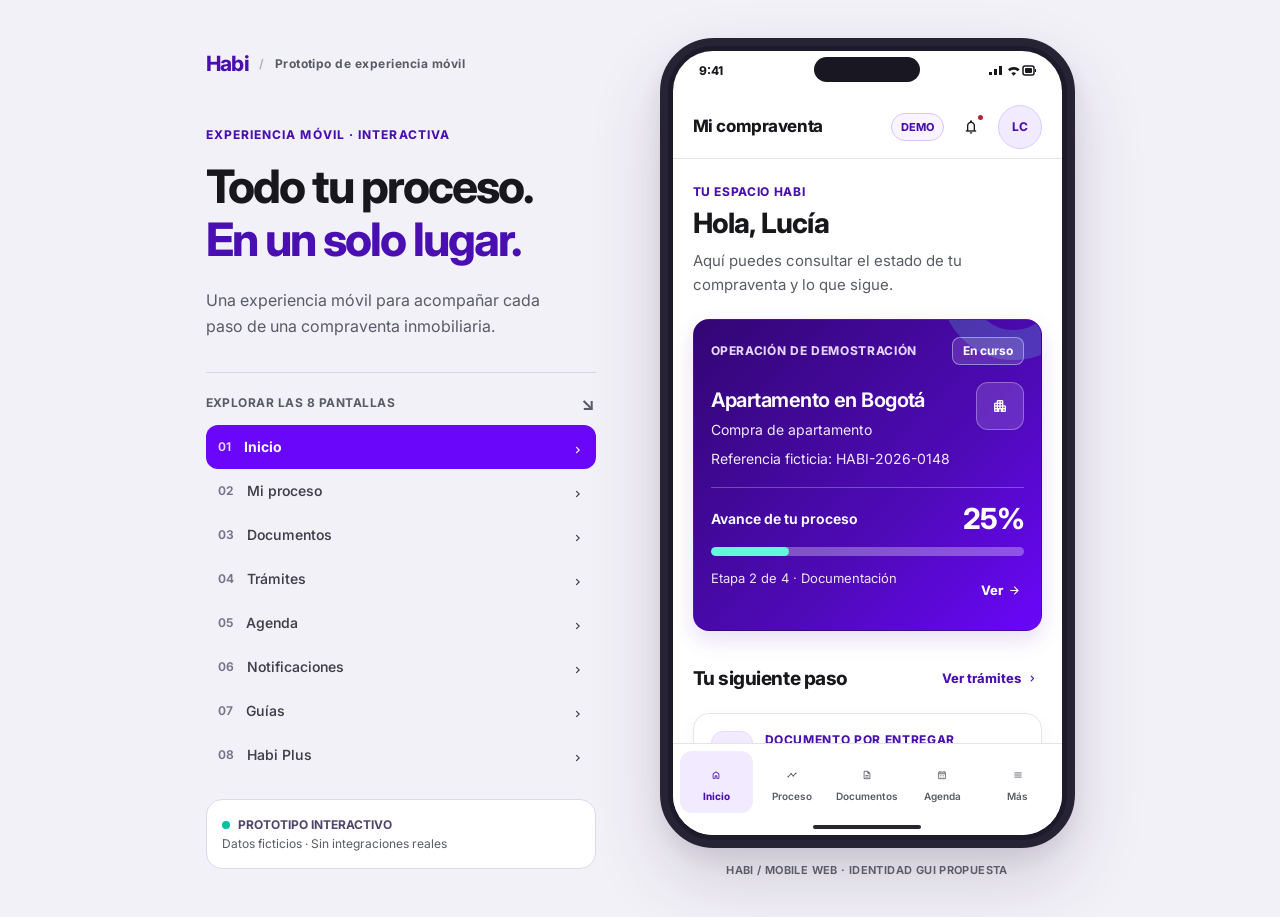
<file: index.html>
<!doctype html>
<html lang="es">
<head>
  <meta charset="UTF-8" />
  <meta name="viewport" content="width=device-width, initial-scale=1, viewport-fit=cover" />
  <meta name="theme-color" content="#6A06FA" />
  <meta name="description" content="Habi: prototipo interactivo de seguimiento de compraventa, documentos, trámites y agenda con información ficticia." />
  <title>Habi · Mi compraventa</title>
  <!-- Tipografía Inter propuesta, e iconos Material Symbols Rounded; ambos con respaldo local/sistema. -->
  <link rel="preconnect" href="https://fonts.googleapis.com" />
  <link rel="preconnect" href="https://fonts.gstatic.com" crossorigin />
  <link href="https://fonts.googleapis.com/css2?family=Inter:wght@400;500;600;700;800&family=Material+Symbols+Rounded:opsz,wght,FILL,GRAD@20..48,100..700,0..1,-50..200&display=swap" rel="stylesheet" />
  <link rel="stylesheet" href="css/styles.css" />
  <script defer src="js/icons.js"></script>
  <script defer src="js/data.js"></script>
  <script defer src="js/screens.js"></script>
  <script defer src="js/app.js"></script>
</head>
<body>
  <div class="workspace">
    <aside class="desktop-rail" aria-label="Navegador del prototipo">
      <div class="rail-overline"><span class="rail-brand-name">Habi</span><span class="rail-brand-divider">/</span> Prototipo de experiencia móvil</div>
      <p class="rail-kicker">EXPERIENCIA MÓVIL · INTERACTIVA</p>
      <h1>Todo tu proceso.<br><span>En un solo lugar.</span></h1>
      <p class="rail-description">Una experiencia móvil para acompañar cada paso de una compraventa inmobiliaria.</p>
      <div class="rail-navigation">
        <div class="rail-navigation-heading">EXPLORAR LAS 8 PANTALLAS <span>↘</span></div>
        <div id="desktopRoutes"></div>
      </div>
      <div class="rail-footnote"><span class="footnote-circle"></span> PROTOTIPO INTERACTIVO<br><small>Datos ficticios · Sin integraciones reales</small></div>
    </aside>

    <div class="device-stand">
      <div class="device" aria-label="Vista de la aplicación Habi para móvil">
        <div class="phone">
          <div class="statusbar" aria-hidden="true">
            <span>9:41</span>
            <div class="dynamic-island"></div>
            <div class="status-icons"><svg width="48" height="16" viewBox="0 0 48 16" fill="currentColor"><path d="M1 12h3V9H1v3zm5 0h3V6H6v6zm5 0h3V3h-3v9zM20 6.2c3.2-2.8 8.4-2.8 11.6 0l-1.8 2a7.1 7.1 0 0 0-8 0l-1.8-2zm3.3 4c1.4-1.2 3.3-1.2 4.7 0l-2.3 2.5-2.4-2.5z"/><rect x="35" y="3" width="11" height="9" rx="2" fill="none" stroke="currentColor" stroke-width="1.5"/><rect x="37" y="5" width="7" height="5" rx="1"/><path d="M47 6h1v3h-1z"/></svg></div>
          </div>
          <header class="appbar">
            <button class="logo" type="button" data-route="inicio" aria-label="Ir a inicio">Mi compraventa</button>
            <div class="appbar-right">
              <span class="demo-pill">DEMO</span>
              <button type="button" class="circle-action notification-trigger" data-route="notificaciones" aria-label="Abrir notificaciones" id="notificationButton"></button>
              <button type="button" class="avatar" data-action="profile" aria-label="Abrir perfil de Lucía">LC</button>
            </div>
          </header>
          <main id="appContent" class="app-content" tabindex="-1" aria-label="Contenido de la pantalla"></main>
          <nav id="bottomNav" class="bottom-nav" aria-label="Navegación principal"></nav>
          <div class="gesture-area" aria-hidden="true"><span></span></div>
          <div id="toast" class="toast" role="status" aria-live="polite"></div>
          <div id="scrim" class="scrim" hidden></div>
          <section id="sheet" class="sheet" role="dialog" aria-modal="true" aria-labelledby="sheetTitle" hidden></section>
        </div>
      </div>
      <p class="device-caption">HABI / MOBILE WEB · IDENTIDAD GUI PROPUESTA</p>
    </div>
  </div>
</body>
</html>
</file>
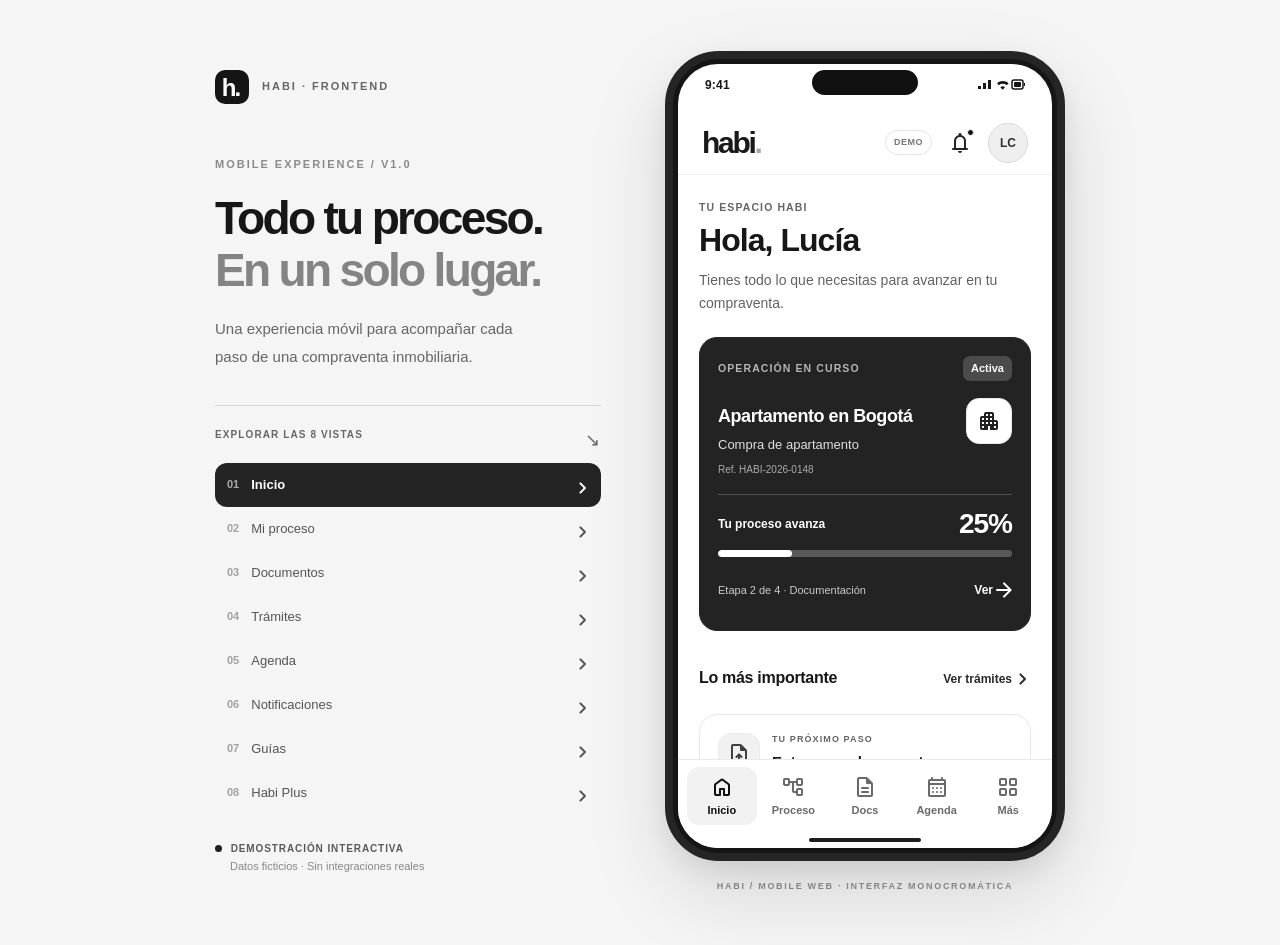
<file: front/index.html>
<!doctype html>
<html lang="es">
<head>
  <meta charset="UTF-8" />
  <meta name="viewport" content="width=device-width, initial-scale=1, viewport-fit=cover" />
  <meta name="theme-color" content="#ffffff" />
  <meta name="description" content="Habi: seguimiento de compraventa, documentos, trámites y agenda." />
  <title>Habi · Mi compraventa</title>
  <!-- Iconos oficiales Google Material Symbols Rounded. Fallback SVG local si no hay conexión. -->
  <link rel="preconnect" href="https://fonts.googleapis.com" />
  <link rel="preconnect" href="https://fonts.gstatic.com" crossorigin />
  <link href="https://fonts.googleapis.com/css2?family=Material+Symbols+Rounded:opsz,wght,FILL,GRAD@20..48,100..700,0..1,-50..200&display=swap" rel="stylesheet" />
  <link rel="stylesheet" href="css/styles.css" />
  <script defer src="js/icons.js"></script>
  <script defer src="js/data.js"></script>
  <script defer src="js/screens.js"></script>
  <script defer src="js/app.js"></script>
</head>
<body>
  <div class="workspace">
    <aside class="desktop-rail" aria-label="Navegador del prototipo">
      <div class="rail-overline"><span class="brand-mark">h.</span> HABI · FRONTEND</div>
      <p class="rail-kicker">MOBILE EXPERIENCE / V1.0</p>
      <h1>Todo tu proceso.<br><span>En un solo lugar.</span></h1>
      <p class="rail-description">Una experiencia móvil para acompañar cada paso de una compraventa inmobiliaria.</p>
      <div class="rail-navigation">
        <div class="rail-navigation-heading">EXPLORAR LAS 8 VISTAS <span>↘</span></div>
        <div id="desktopRoutes"></div>
      </div>
      <div class="rail-footnote"><span class="footnote-circle"></span> DEMOSTRACIÓN INTERACTIVA<br><small>Datos ficticios · Sin integraciones reales</small></div>
    </aside>

    <div class="device-stand">
      <div class="device" aria-label="Vista de la aplicación Habi para móvil">
        <div class="phone">
          <div class="statusbar" aria-hidden="true">
            <span>9:41</span>
            <div class="dynamic-island"></div>
            <div class="status-icons"><svg width="48" height="16" viewBox="0 0 48 16" fill="currentColor"><path d="M1 12h3V9H1v3zm5 0h3V6H6v6zm5 0h3V3h-3v9zM20 6.2c3.2-2.8 8.4-2.8 11.6 0l-1.8 2a7.1 7.1 0 0 0-8 0l-1.8-2zm3.3 4c1.4-1.2 3.3-1.2 4.7 0l-2.3 2.5-2.4-2.5z"/><rect x="35" y="3" width="11" height="9" rx="2" fill="none" stroke="currentColor" stroke-width="1.5"/><rect x="37" y="5" width="7" height="5" rx="1"/><path d="M47 6h1v3h-1z"/></svg></div>
          </div>
          <header class="appbar">
            <button class="logo" type="button" data-route="inicio" aria-label="Ir a inicio">habi<span>.</span></button>
            <div class="appbar-right">
              <span class="demo-pill">DEMO</span>
              <button type="button" class="circle-action notification-trigger" data-route="notificaciones" aria-label="Abrir notificaciones" id="notificationButton"></button>
              <button type="button" class="avatar" data-action="profile" aria-label="Abrir perfil de Lucía">LC</button>
            </div>
          </header>
          <main id="appContent" class="app-content" tabindex="-1" aria-label="Contenido de la pantalla"></main>
          <nav id="bottomNav" class="bottom-nav" aria-label="Navegación principal"></nav>
          <div class="gesture-area" aria-hidden="true"><span></span></div>
          <div id="toast" class="toast" role="status" aria-live="polite"></div>
          <div id="scrim" class="scrim" hidden></div>
          <section id="sheet" class="sheet" role="dialog" aria-modal="true" aria-label="Información" hidden></section>
        </div>
      </div>
      <p class="device-caption">HABI / MOBILE WEB · INTERFAZ MONOCROMÁTICA</p>
    </div>
  </div>
</body>
</html>
</file>
<file: css/styles.css>
/*
 * HABI · SISTEMA DE DISEÑO GUI / PROTOTIPO INTERACTIVO
 * Referencias de color por validar con Habi: primary, accent, accent-strong.
 * Tipografía Inter propuesta por el equipo; no se presenta como fuente oficial.
 * Escala: 4px. Los datos y acciones de la interfaz son demostrativos.
 */
:root {
  --color-primary: #6A06FA;
  --color-primary-hover: #5405c9;
  --color-primary-soft: #F2EAFE;
  --color-primary-text: #4A0FB0;
  --color-accent: #66F7DB;
  --color-accent-strong: #00C29C;
  --color-text: #17171C;
  --color-text-muted: #595B66;
  --color-background: #FFFFFF;
  --color-surface: #F7F7F9;
  --color-border: #E4E4E8;
  --color-danger: #B42332;
  --color-danger-soft: #FFF0F1;
  --color-success: #236B4E;
  --color-success-soft: #E7F6EF;
  --color-warning: #815317;
  --color-warning-soft: #FFF5DE;
  --color-hero: #4F0AB9;
  --color-hero-deep: #320673;
  --radius-card: 16px;
  --radius-control: 12px;
  --radius-sheet: 24px;
  --space-unit: 4px;
  --tap: 44px;
  --font-ui: Inter, -apple-system, BlinkMacSystemFont, "Segoe UI", Roboto, Arial, sans-serif;
  --shadow-soft: 0 6px 20px rgb(35 13 67 / 4%);
  color: var(--color-text);
  font-family: var(--font-ui);
  font-synthesis: none;
  -webkit-font-smoothing: antialiased;
  text-rendering: optimizeLegibility;
}
*, *::before, *::after { box-sizing: border-box; }
html, body { min-height: 100%; width: 100%; max-width: 100%; margin: 0; }
body { overflow-x: clip; background: #F3F1F8; color: var(--color-text); font: 400 16px/1.5 var(--font-ui); }
button, input, select { font: inherit; min-width: 0; }
button { cursor: pointer; touch-action: manipulation; -webkit-tap-highlight-color: transparent; }
button:disabled { opacity: .55; cursor: not-allowed; }
a, button, input, select { touch-action: manipulation; }
:where(button, a, input, select, [tabindex]):focus-visible { outline: 3px solid var(--color-primary); outline-offset: 3px; }
[hidden] { display: none !important; }
img, svg { max-width: 100%; }
/* El contenedor recibe foco al cambiar de pantalla para lectores de pantalla. */
#appContent:focus { outline: none; }
.icon { display: inline-flex; width: 24px; height: 24px; flex: 0 0 auto; align-items: center; justify-content: center; }
.google-icon { display: none; font-size: inherit; font-weight: 400; font-variation-settings: 'FILL' 0, 'wght' 400, 'GRAD' 0, 'opsz' 24; line-height: 1; letter-spacing: 0; }
.fallback-icon { display: block; width: 100%; height: 100%; }
.google-icons-ready .google-icon { display: block; }
.google-icons-ready .fallback-icon { display: none; }

/* Presentación de producto en pantallas amplias */
.workspace { min-height: 100vh; min-height: 100dvh; display: grid; grid-template-columns: minmax(0, 390px) minmax(0, 415px); justify-content: center; align-items: center; gap: clamp(32px, 5vw, 96px); padding: clamp(20px, 3vw, 56px); }
.desktop-rail { width: 100%; max-width: 390px; min-width: 0; }
.rail-overline { display: flex; align-items: center; gap: 10px; color: var(--color-text-muted); font-size: 12px; font-weight: 700; letter-spacing: .04em; }
.rail-brand-name { font-weight: 750; font-size: 21px; color: var(--color-primary-text); letter-spacing: -.6px; }
.rail-brand-divider { color: #b7b0c5; }
.rail-kicker { margin: 46px 0 16px; color: var(--color-primary-text); font-size: 12px; letter-spacing: .09em; font-weight: 750; }
.desktop-rail h1 { font-size: clamp(32px, 3.6vw, 49px); font-weight: 750; letter-spacing: -2px; line-height: 1.16; margin: 0; }
.desktop-rail h1 span { color: var(--color-primary-text); }
.rail-description { font-size: 16px; line-height: 1.65; max-width: 350px; margin: 20px 0 32px; color: var(--color-text-muted); }
.rail-navigation { border-top: 1px solid #DAD5E5; padding-top: 17px; }
.rail-navigation-heading { display: flex; justify-content: space-between; align-items: center; color: var(--color-text-muted); font-size: 12px; font-weight: 700; letter-spacing: .04em; margin-bottom: 8px; }
.rail-navigation-heading span { font-size: 18px; }
.rail-link { width: 100%; min-height: var(--tap); padding: 10px 12px; border: 0; background: transparent; border-radius: var(--radius-control); color: #423F4C; display: flex; align-items: center; gap: 13px; text-align: left; font-size: 14px; font-weight: 550; }
.rail-link b { color: #78718A; font-size: 12px; font-weight: 650; }
.rail-link .rail-chevron { width: 18px; height: 18px; margin-left: auto; }
.rail-link.active { background: var(--color-primary); color: white; font-weight: 700; }
.rail-link.active b { color: #E9D7FF; }
.rail-footnote { margin-top: 22px; padding: 15px; border: 1px solid #DFD8EC; border-radius: var(--radius-card); color: #50466B; background: white; font-size: 12px; font-weight: 700; line-height: 1.6; }
.rail-footnote small { color: var(--color-text-muted); font-weight: 400; font-size: 12px; }
.footnote-circle { display: inline-block; width: 8px; height: 8px; border-radius: 50%; background: var(--color-accent-strong); margin-right: 5px; }
.device-stand { display: flex; flex-direction: column; align-items: center; justify-self: center; max-width: 415px; width: 100%; min-width: 0; }
.device-caption { margin: 14px 0 0; font-size: 11px; font-weight: 650; color: var(--color-text-muted); text-align: center; letter-spacing: .035em; }
.device { width: 100%; height: min(840px, max(580px, calc(100dvh - 90px))); padding: 5px; border: 8px solid #262335; border-radius: 54px; background: #1D1A2B; box-shadow: 0 32px 72px #21103228, 0 10px 22px #21103213; }
.phone { display: flex; flex-direction: column; position: relative; isolation: isolate; overflow: hidden; border-radius: 40px; background: var(--color-background); height: 100%; min-width: 0; min-height: 0; }
.statusbar { position: relative; flex: 0 0 auto; height: 44px; padding: 11px 26px 0; display: flex; justify-content: space-between; align-items: flex-start; color: var(--color-text); font-size: 12px; font-weight: 750; }
.dynamic-island { position: absolute; top: 6px; left: calc(50% - 53px); width: 106px; height: 25px; border-radius: 100px; background: #191722; }
.status-icons { margin-top: 1px; }
.statusbar, .gesture-area { user-select: none; pointer-events: none; }
.appbar { min-height: 64px; height: 64px; flex: 0 0 auto; padding: 0 20px; display: flex; justify-content: space-between; align-items: center; gap: 12px; border-bottom: 1px solid var(--color-border); background: white; }
.logo { min-height: var(--tap); border: 0; background: none; display: inline-flex; align-items: center; gap: 8px; padding: 6px 0; color: var(--color-text); font-size: 17px; font-weight: 750; letter-spacing: -.4px; text-align: left; }
.logo .icon { color: var(--color-primary); width: 22px; height: 22px; }
.appbar-right { display: flex; align-items: center; justify-content: flex-end; gap: 5px; min-width: 0; }
.demo-pill { display: inline-flex; align-items: center; justify-content: center; border-radius: 100px; border: 1px solid #D9C5FC; color: var(--color-primary-text); background: #F9F4FF; font-size: 11px; font-weight: 750; padding: 5px 9px; white-space: nowrap; }
.circle-action { display: inline-grid; place-items: center; width: var(--tap); height: var(--tap); min-width: var(--tap); border: 0; border-radius: 50%; padding: 10px; background: transparent; color: var(--color-text); position: relative; }
.circle-action .unread-indicator { position: absolute; top: 8px; right: 8px; width: 9px; height: 9px; border: 2px solid white; border-radius: 50%; background: var(--color-danger); }
.avatar { display: inline-grid; place-items: center; width: var(--tap); height: var(--tap); flex: 0 0 auto; border-radius: 50%; background: var(--color-primary-soft); color: var(--color-primary-text); border: 1px solid #DCCBF9; font-weight: 750; font-size: 12px; }
.app-content { flex: 1 1 auto; min-height: 0; min-width: 0; width: 100%; overflow-x: hidden; overflow-y: auto; -webkit-overflow-scrolling: touch; scrollbar-width: thin; scrollbar-color: #D6D0DE transparent; overscroll-behavior: contain; padding: 24px 20px 36px; overflow-wrap: break-word; }
.app-content::-webkit-scrollbar { width: 4px; }
.bottom-nav { flex: 0 0 auto; display: grid; grid-template-columns: repeat(5, minmax(0, 1fr)); gap: 2px; min-height: 75px; padding: 7px 7px 5px; background: white; border-top: 1px solid var(--color-border); }
.bottom-nav button { min-width: 0; min-height: 56px; border: 0; border-radius: 12px; padding: 5px 1px; background: transparent; color: var(--color-text-muted); display: flex; align-items: center; justify-content: center; flex-direction: column; gap: 3px; font-size: 10px; line-height: 1.25; font-weight: 600; text-align: center; }
.bottom-nav button .icon { width: 24px; height: 24px; }
.bottom-nav button.active { color: var(--color-primary-text); background: var(--color-primary-soft); font-weight: 750; }
.gesture-area { height: 17px; flex: 0 0 auto; background: white; display: grid; place-items: center; }
.gesture-area span { width: 108px; height: 4px; border-radius: 20px; background: #272531; }

/* Tipografía y componentes compartidos */
.overline { color: var(--color-primary-text); font-size: 12px; font-weight: 750; line-height: 1.45; letter-spacing: .055em; text-transform: uppercase; }
.page-heading { color: var(--color-text); font-size: 28px; font-weight: 750; line-height: 1.25; letter-spacing: -.8px; margin: 5px 0 8px; overflow-wrap: anywhere; }
.page-subtitle { margin: 0 0 22px; color: var(--color-text-muted); font-size: 15px; line-height: 1.6; }
.section-heading { display: flex; align-items: center; justify-content: space-between; gap: 8px; margin: 26px 0 12px; min-width: 0; }
.section-heading h2 { margin: 0; min-width: 0; font-size: 19px; line-height: 1.35; letter-spacing: -.45px; font-weight: 750; }
.section-heading small { color: var(--color-text-muted); font-size: 13px; }
.text-btn { display: inline-flex; align-items: center; justify-content: center; gap: 3px; text-align: right; border: 0; background: transparent; padding: 8px 0 8px 7px; min-height: var(--tap); color: var(--color-primary-text); font-size: 13px; font-weight: 750; }
.text-btn .icon { width: 18px; height: 18px; }
.card { min-width: 0; margin-bottom: 12px; padding: 17px; border: 1px solid var(--color-border); border-radius: var(--radius-card); background: white; box-shadow: var(--shadow-soft); }
.card-soft { background: var(--color-surface); border-color: var(--color-border); box-shadow: none; }
.card-dark { position: relative; isolation: isolate; overflow: hidden; color: white; background: linear-gradient(135deg, var(--color-hero-deep), var(--color-hero) 62%, var(--color-primary)); border-color: transparent; box-shadow: 0 9px 22px rgb(85 28 175 / 14%); }
.card-dark::before { content: ''; position: absolute; width: 145px; height: 145px; border-radius: 50%; top: -105px; right: -45px; border: 30px solid rgb(102 247 219 / 19%); pointer-events: none; z-index: -1; }
.card h3 { margin: 0 0 6px; font-size: 16px; line-height: 1.43; letter-spacing: -.25px; font-weight: 650; }
.card p { font-size: 14px; line-height: 1.6; margin: 6px 0 0; color: var(--color-text-muted); }
.card-dark h3, .card-dark strong { color: white; }
.card-dark p { color: #F1E9FF; }
.card-dark .overline { color: #E6D6FF; }
.row, .row-top { display: flex; justify-content: space-between; gap: 10px; min-width: 0; }
.row { align-items: center; }
.row-top { align-items: flex-start; gap: 12px; }
.inline-icon { display: flex; align-items: center; gap: 10px; min-width: 0; }
.inline-icon > div, .row > *, .row-top > *, .inline-icon > *, .section-heading > *, .event-line > * { min-width: 0; }
.row > .mini-icon, .row-top > .mini-icon, .inline-icon > .mini-icon, .event-line > .event-date { min-width: auto; }
.mini-icon { display: grid; flex: 0 0 auto; place-items: center; width: 42px; height: 42px; background: var(--color-primary-soft); border: 1px solid #E8DAFF; color: var(--color-primary-text); border-radius: 12px; }
.mini-icon .icon { width: 21px; height: 21px; }
.card-dark .mini-icon { background: #FFFFFF24; border-color: #FFFFFF4D; color: white; }
.muted { color: var(--color-text-muted); font-size: 13px; line-height: 1.55; }
.tiny { color: var(--color-text-muted); font-size: 12px; }
.line { height: 1px; background: var(--color-border); margin: 15px 0; }
.tag { display: inline-flex; align-items: center; justify-content: center; padding: 5px 10px; min-height: 28px; color: var(--color-warning); background: var(--color-warning-soft); border: 1px solid #F5DB9F; border-radius: 8px; text-align: center; line-height: 1.3; font-size: 12px; font-weight: 700; }
.tag.outlined { color: var(--color-primary-text); border-color: #DAC4FF; background: var(--color-primary-soft); }
.tag.dark { color: var(--color-success); border-color: #B9E6D0; background: var(--color-success-soft); }
.tag.light-on-dark { color: white; border-color: #D3FFEF70; background: #FFFFFF23; }
.button { min-height: 48px; display: inline-flex; justify-content: center; align-items: center; gap: 9px; padding: 11px 15px; border-radius: var(--radius-control); border: 1px solid var(--color-border); background: var(--color-surface); color: var(--color-text); font-size: 14px; line-height: 1.4; font-weight: 700; white-space: normal; text-align: center; }
.button .icon { width: 20px; height: 20px; }
.button.primary { border-color: var(--color-primary); color: white; background: var(--color-primary); }
.button.ghost { border-color: #D9C8FA; color: var(--color-primary-text); background: white; }
.button.full { width: 100%; margin-top: 14px; }
.button.compact { min-height: 44px; }
.button:active, .quick:active, .bottom-nav button:active { transform: scale(.985); }
.hero-address { display: flex; justify-content: space-between; align-items: flex-start; gap: 12px; }
.hero-address h3 { margin-top: 5px; font-size: 20px; line-height: 1.32; letter-spacing: -.55px; }
.hero-address .mini-icon { width: 48px; height: 48px; }
.hero-address .mini-icon .icon { width: 25px; height: 25px; }
.hero-meta { font-size: 13px; color: #EDE5FA; }
.progress { width: 100%; height: 9px; background: #E4DDEF; border-radius: 30px; margin: 12px 0 10px; overflow: hidden; }
.progress > span { display: block; height: 100%; background: var(--color-primary); border-radius: 30px; transition: width .25s ease; }
.progress.dark-progress { background: #FFFFFF4D; }
.progress.dark-progress > span { background: var(--color-accent); }
.progress-number { font-size: 29px; line-height: 1.1; font-weight: 750; letter-spacing: -1px; }
.quick-grid { display: grid; grid-template-columns: repeat(3, minmax(0, 1fr)); gap: 9px; }
.quick { display: grid; justify-items: center; align-content: center; gap: 9px; padding: 10px 4px; min-width: 0; min-height: 100px; color: var(--color-text); background: white; border: 1px solid var(--color-border); border-radius: var(--radius-card); font-size: 12px; font-weight: 650; text-align: center; }
.quick .mini-icon { width: 40px; height: 40px; border: 0; }
.next-step { display: flex; gap: 12px; align-items: flex-start; }
.next-step > div:last-child { flex: 1; min-width: 0; }
.notice { display: flex; gap: 10px; padding: 13px; border-radius: 12px; border: 1px solid #E3D9F1; background: #FAF8FF; color: #4E4561; font-size: 13px; line-height: 1.6; margin: 12px 0; }
.notice .icon { width: 19px; height: 19px; margin-top: 1px; color: var(--color-primary-text); }
.notice > span:last-child { flex: 1; }
.notice strong { color: var(--color-text); }

/* Proceso / línea de tiempo */
.timeline { padding: 19px 16px 4px; }
.timeline-step { position: relative; display: flex; gap: 13px; min-height: 96px; }
.timeline-step:not(:last-child)::before { content: ''; position: absolute; top: 34px; bottom: 5px; left: 16px; width: 2px; background: #DFD6EC; }
.timeline-mark { display: grid; place-items: center; flex: 0 0 auto; z-index: 1; width: 34px; height: 34px; border: 1px solid var(--color-border); border-radius: 50%; color: var(--color-text-muted); background: white; font-size: 14px; font-weight: 750; }
.timeline-mark .icon { width: 18px; height: 18px; }
.timeline-step.complete .timeline-mark { color: white; background: var(--color-success); border-color: var(--color-success); }
.timeline-step.active .timeline-mark { border: 2px solid var(--color-primary); color: var(--color-primary-text); background: var(--color-primary-soft); }
.timeline-body { flex: 1; min-width: 0; padding-bottom: 22px; }
.timeline-body h3 { margin: 3px 0 6px; }
.timeline-body p { margin: 0 0 10px; }
.timeline-body .button { margin-top: 10px; }

/* Filtros, documentos, trámites y notificaciones */
.pills { display: flex; gap: 8px; overflow-x: auto; overflow-y: hidden; margin: 0 0 16px; padding: 0 1px 4px; scrollbar-width: none; scroll-snap-type: x proximity; }
.pills::-webkit-scrollbar { display: none; }
.pill { min-height: var(--tap); padding: 9px 14px; flex: 0 0 auto; border: 1px solid var(--color-border); background: white; color: var(--color-text-muted); border-radius: 100px; font-size: 13px; font-weight: 650; white-space: nowrap; scroll-snap-align: start; }
.pill.active { color: white; border-color: var(--color-primary); background: var(--color-primary); }
.file-main { flex: 1; min-width: 0; }
.file-card h3 { margin-bottom: 6px; }
.file-card p { margin-bottom: 10px; }
.file-card .button { width: 100%; margin-top: 15px; }
.file-meta { display: flex; align-items: center; gap: 8px; flex-wrap: wrap; }
.stat-grid { display: grid; grid-template-columns: repeat(2, minmax(0, 1fr)); gap: 10px; margin-bottom: 4px; }
.stat-box { min-width: 0; padding: 17px 15px; border-radius: var(--radius-card); border: 1px solid var(--color-border); background: var(--color-surface); }
.stat-box b { display: block; font-size: 28px; letter-spacing: -.75px; line-height: 1.2; }
.stat-box span { font-size: 13px; color: var(--color-text-muted); }
.notification-unread { border-left: 4px solid var(--color-primary); }
.notification-title { display: flex; align-items: flex-start; justify-content: space-between; gap: 10px; }
.notification-dot { width: 9px; height: 9px; flex: 0 0 auto; margin-top: 5px; border-radius: 50%; background: var(--color-primary); }
.notification-timestamp { color: var(--color-text-muted); margin-top: 10px; font-size: 12px; }
.notification-actions { display: flex; align-items: stretch; gap: 8px; flex-wrap: wrap; margin-top: 14px; }
.notification-actions .button { flex: 1 1 140px; margin-top: 0; }
.empty-state { padding: 32px 18px; border-radius: var(--radius-card); border: 1px dashed #CEC2DA; background: var(--color-surface); text-align: center; color: var(--color-text-muted); font-size: 14px; line-height: 1.6; }
.empty-state .icon { width: 30px; height: 30px; color: var(--color-primary-text); margin-bottom: 8px; }

/* Agenda */
.calendar-card { padding: 15px 9px 13px; }
.calendar-controls { display: flex; align-items: center; justify-content: space-between; gap: 8px; padding: 0 4px 11px; }
.calendar-controls strong { font-size: 16px; font-weight: 700; }
.cal-buttons { display: flex; gap: 5px; }
.calendar-controls button { display: grid; place-items: center; width: var(--tap); height: var(--tap); border: 1px solid var(--color-border); background: white; border-radius: 10px; color: var(--color-primary-text); }
.calendar-controls button .icon { width: 19px; height: 19px; }
.calendar-grid { display: grid; grid-template-columns: repeat(7, minmax(0, 1fr)); gap: 2px 0; text-align: center; }
.calendar-dow { padding: 8px 0; color: var(--color-text-muted); font-size: 11px; font-weight: 750; }
.calendar-grid button { display: grid; place-items: center; width: 100%; min-width: 0; min-height: 44px; border: none; border-radius: 10px; padding: 0; background: transparent; color: var(--color-text); font-size: 13px; position: relative; }
.calendar-grid button.selected { background: var(--color-primary); color: white; font-weight: 800; }
.calendar-grid button.has-event::after { content: ''; position: absolute; bottom: 3px; left: calc(50% - 2.5px); width: 5px; height: 5px; border-radius: 50%; background: var(--color-primary); }
.calendar-grid button.selected::after { background: var(--color-accent); }
.event-date { display: grid; flex: 0 0 auto; align-content: center; justify-items: center; width: 48px; min-height: 52px; padding: 6px; border-radius: 12px; background: var(--color-primary-soft); color: var(--color-primary-text); }
.event-date strong { font-size: 17px; }
.event-date small { font-size: 11px; }
.event-line { display: flex; align-items: center; gap: 11px; min-width: 0; }
.event-line > div:nth-child(2) { flex: 1; min-width: 0; }
.event-line h3 { margin: 0; }
.event-line p { display: flex; align-items: center; gap: 5px; margin: 4px 0 0; }
.event-line p .icon { width: 16px; height: 16px; }

/* Guías y simulador de fechas Habi Plus */
.search-label { display: block; margin: 0 0 8px; font-size: 14px; font-weight: 650; color: var(--color-text); }
.search-box { display: flex; align-items: center; position: relative; margin: 0 0 16px; min-width: 0; }
.search-box > .icon { position: absolute; left: 13px; width: 21px; height: 21px; color: var(--color-text-muted); pointer-events: none; }
.input { min-height: 48px; min-width: 0; max-width: 100%; width: 100%; padding: 11px 13px; border: 1px solid #A9A2B1; border-radius: var(--radius-control); color: var(--color-text); background: white; font-size: 16px; }
.input:focus { outline: 3px solid #D9C2FF; outline-offset: 1px; border-color: var(--color-primary); }
.search-box input { padding-left: 43px; }
.form-field { display: block; margin: 15px 0; }
.form-field > span { display: block; margin-bottom: 8px; color: var(--color-text); font-size: 14px; font-weight: 650; }
.field-help { color: var(--color-text-muted); font-size: 13px; line-height: 1.55; }
.form-error { border-left: 3px solid var(--color-danger); background: var(--color-danger-soft); color: var(--color-danger); margin: 11px 0 0; padding: 10px 12px; font-size: 13px; line-height: 1.55; }
.guide-category { margin: 10px 0; }
.guide-step-list { padding-left: 22px; }
.guide-step-list li { padding-left: 5px; margin-bottom: 12px; line-height: 1.65; color: var(--color-text-muted); font-size: 14px; }
.guide-step-list li::marker { color: var(--color-primary-text); font-weight: 750; }
.plus-result { padding: 16px 0 8px; text-align: center; }
.plus-result b { font-size: clamp(40px, 10vw, 48px); line-height: 1.12; color: var(--color-primary-text); letter-spacing: -2px; }
.plus-result span { font-size: 15px; font-weight: 750; }
.plus-result p { margin: 10px auto 0; max-width: 245px; }
.menu-item { display: flex; align-items: center; gap: 13px; min-width: 0; width: 100%; min-height: 72px; margin-bottom: 10px; padding: 12px; text-align: left; border: 1px solid var(--color-border); border-radius: var(--radius-card); background: white; color: var(--color-text); }
.menu-item > strong { flex: 1; min-width: 0; font-size: 15px; font-weight: 650; }
.menu-item > .icon { width: 20px; height: 20px; color: var(--color-primary-text); }

/* Diálogos inferiores y retroalimentación accesible */
.scrim { z-index: 20; position: absolute; inset: 0; background: rgb(24 16 36 / 58%); backdrop-filter: blur(2px); }
.sheet { position: absolute; z-index: 21; bottom: 0; left: 0; right: 0; max-height: min(86%, 760px); overflow-x: hidden; overflow-y: auto; overscroll-behavior: contain; padding: 12px 20px 26px; background: white; border-radius: var(--radius-sheet) var(--radius-sheet) 0 0; box-shadow: 0 -16px 50px #180A3025; }
.sheet-handle { width: 44px; height: 4px; border-radius: 30px; background: #C9C0D3; margin: 0 auto 20px; }
.sheet-header { display: flex; align-items: flex-start; justify-content: space-between; gap: 12px; }
.sheet-header h2 { margin: 0 0 12px; font-size: 21px; line-height: 1.3; font-weight: 750; letter-spacing: -.45px; overflow-wrap: anywhere; }
.sheet-header .circle-action { flex-shrink: 0; margin: -8px -6px 0 0; }
.sheet-body { color: var(--color-text-muted); font-size: 14px; line-height: 1.65; }
.sheet-body p { margin: 10px 0; }
.sheet-body strong { color: var(--color-text); }
.sheet-footer { margin-top: 16px; }
.sheet-footer .button { width: 100%; }
.sheet input[type="file"] { max-width: 100%; padding: 11px; font-size: 14px; }
.toast { z-index: 30; position: absolute; bottom: 105px; left: 16px; right: 16px; pointer-events: none; transform: translateY(12px); opacity: 0; transition: transform .2s ease, opacity .2s ease; padding: 13px 14px; border-radius: 12px; color: white; background: #29203B; text-align: center; font-size: 14px; line-height: 1.5; box-shadow: 0 12px 24px #180C3029; }
.toast.show { transform: translateY(0); opacity: 1; }
.card h3, .card p, .notification-title h3, .menu-item strong, .page-subtitle { overflow-wrap: anywhere; }
.card-dark .muted, .card-dark .tiny { color: #F1E9FF; }
.file-card .button, .menu-item, .quick, .pill, .bottom-nav button { transition: background-color .16s ease, border-color .16s ease, color .16s ease; }
.input[type="date"] { min-width: 0; max-width: 100%; }
.sheet-body .form-field { margin-block: 14px; }
.pill { scroll-snap-align: start; }

@media (hover: hover) and (pointer: fine) {
  .rail-link:not(.active):hover, .menu-item:hover, .quick:hover { background: var(--color-primary-soft); }
  .button.ghost:hover { background: var(--color-primary-soft); }
  .button.primary:hover { background: var(--color-primary-hover); }
  .pill:not(.active):hover { border-color: #A784DF; color: var(--color-primary-text); }
  .bottom-nav button:not(.active):hover { background: var(--color-surface); }
}

/* Tableta y ventanas medianas: teléfono centrado; no se fuerza ancho de escritorio. */
@media (max-width: 1050px) {
  .workspace { display: flex; align-items: center; justify-content: center; padding: 28px 20px; }
  .desktop-rail { display: none; }
  .device-stand { width: min(100%, 430px); max-width: 430px; }
  .device { height: min(840px, max(560px, calc(100dvh - 82px))); }
  .device-caption { margin-top: 12px; }
}
/* Móvil: interfaz real a pantalla completa, sin barras ficticias. */
@media (max-width: 600px) {
  html, body { background: white; }
  .workspace { display: block; min-height: 100vh; min-height: 100dvh; padding: 0; }
  .device-stand { display: block; width: 100%; max-width: none; }
  .device { width: 100%; height: 100vh; height: 100dvh; min-height: 0; border: 0; padding: 0; border-radius: 0; box-shadow: none; }
  .phone { border-radius: 0; }
  .device-caption, .statusbar, .gesture-area { display: none; }
  .appbar { height: calc(64px + env(safe-area-inset-top, 0px)); min-height: calc(64px + env(safe-area-inset-top, 0px)); padding-top: env(safe-area-inset-top, 0px); padding-left: max(18px, env(safe-area-inset-left, 0px)); padding-right: max(18px, env(safe-area-inset-right, 0px)); }
  .app-content { padding: 23px max(18px, env(safe-area-inset-right, 0px)) 38px max(18px, env(safe-area-inset-left, 0px)); }
  .bottom-nav { min-height: calc(73px + env(safe-area-inset-bottom, 0px)); padding: 7px max(6px, env(safe-area-inset-right, 0px)) calc(6px + env(safe-area-inset-bottom, 0px)) max(6px, env(safe-area-inset-left, 0px)); }
  .sheet { max-height: 88%; padding-bottom: calc(24px + env(safe-area-inset-bottom, 0px)); }
  .toast { bottom: calc(92px + env(safe-area-inset-bottom, 0px)); }
}
@media (max-width: 360px) {
  .appbar { padding-left: max(14px, env(safe-area-inset-left, 0px)); padding-right: max(14px, env(safe-area-inset-right, 0px)); gap: 5px; }
  .app-content { padding-left: max(16px, env(safe-area-inset-left, 0px)); padding-right: max(16px, env(safe-area-inset-right, 0px)); }
  .logo { font-size: 15px; gap: 5px; }
  .demo-pill { font-size: 10px; padding: 4px 6px; }
  .appbar-right { gap: 1px; }
  .page-heading { font-size: 27px; }
  .card { padding: 15px; }
  /* A 320px el calendario utiliza el ancho completo para mantener objetivos táctiles de 44×44. */
  .calendar-card { margin-inline: -16px; border-left: 0; border-right: 0; border-radius: 0; padding: 13px 4px; }
  .calendar-grid button { min-height: 44px; }
  .bottom-nav { gap: 0; padding-inline: 3px; }
  .bottom-nav button { font-size: 9.7px; }
  .stat-box { padding: 15px 10px; }
  .quick { font-size: 11px; }
  .sheet { padding-inline: 16px; }
}
/* Paisaje / pantallas de escasa altura */
@media (min-width: 601px) and (max-width: 1050px) and (max-height: 540px) {
  html, body { background: white; }
  .workspace { display: block; min-height: 100dvh; padding: 0; }
  .device-stand { display: block; width: 100%; max-width: none; }
  .device { height: 100dvh; min-height: 0; padding: 0; border: 0; border-radius: 0; box-shadow: none; }
  .phone { border-radius: 0; }
  .device-caption, .statusbar, .gesture-area { display: none; }
  .appbar { height: 58px; min-height: 58px; }
  .app-content { padding: 16px max(20px, env(safe-area-inset-right, 0px)) 24px max(20px, env(safe-area-inset-left, 0px)); }
  .bottom-nav { min-height: calc(64px + env(safe-area-inset-bottom, 0px)); padding-bottom: env(safe-area-inset-bottom, 0px); }
  .toast { bottom: calc(78px + env(safe-area-inset-bottom, 0px)); }
}
@media (min-width: 1051px) and (max-height: 760px) {
  .workspace { padding-block: 16px; }
  .device { height: max(510px, calc(100dvh - 46px)); }
  .rail-kicker { margin-top: 24px; }
  .rail-description { margin-bottom: 16px; }
  .rail-link { padding-block: 7px; }
}
@media (prefers-reduced-motion: reduce) {
  *, *::before, *::after { animation-duration: .01ms !important; transition-duration: .01ms !important; scroll-behavior: auto !important; }
}

/* HABI 2.1: errores accesibles e interfaz de reinicio de demostración */
.form-error[hidden] { display: none !important; }
.input[aria-invalid="true"] { border-color: var(--color-danger); box-shadow: 0 0 0 2px #B423321C; }
.sheet-footer:has(.button + .button) { display: grid; gap: 10px; }
.sheet-footer .button { min-height: 48px; }
@media (prefers-reduced-motion: reduce) {
  .toast, .sheet, .scrim { transition: none !important; }
}
</file>
<file: front/css/styles.css>
/* Habi mobile / diseño monocromático. Colores preparados como tokens. */
:root { 
  --ink: #171717; --ink-soft: #383838; --muted: #616161; --quiet: #787878;
  --line: #e6e6e6; --page: #fff; --surface: #f8f8f8; --surface-strong: #eeeeee;
  --dark: #202020; --radius: 18px; --tap: 44px;
  --family: -apple-system, BlinkMacSystemFont, "Segoe UI", Roboto, Arial, sans-serif;
  color: var(--ink); font-family: var(--family); font-synthesis: none;
  -webkit-font-smoothing: antialiased; text-rendering: optimizeLegibility;
 }
* { box-sizing: border-box; }
html, body { width: 100%; max-width: 100%; min-height: 100%; margin: 0; }
body { background: #f5f5f5; color: var(--ink); font: 400 14px/1.5 var(--family); overflow-x: clip; }
button, input, select { font: inherit; min-width: 0; }
button { cursor: pointer; -webkit-tap-highlight-color: transparent; touch-action: manipulation; }
button:disabled { opacity: .5; cursor: not-allowed; }
button:focus-visible, a:focus-visible, input:focus-visible, select:focus-visible { outline: 2px solid #242424; outline-offset: 3px; }
[hidden] { display: none !important; }
.icon { display: inline-flex; flex: 0 0 auto; width: 24px; height: 24px; align-items: center; justify-content: center; }
.google-icon { display: none; font-size: 24px; font-weight: 400; font-variation-settings: 'FILL' 0, 'wght' 400, 'GRAD' 0, 'opsz' 24; line-height: 1; letter-spacing: 0; }
.fallback-icon { display: block; width: 100%; height: 100%; }
.google-icons-ready .google-icon { display: block; }
.google-icons-ready .fallback-icon { display: none; }

/* Presentación en escritorio */
.workspace { min-height: 100vh; min-height: 100dvh; width: 100%; display: grid; grid-template-columns: minmax(0, 386px) minmax(0, 400px); align-items: center; justify-content: center; gap: clamp(36px, 5vw, 108px); padding: clamp(24px, 4vw, 58px); }
.desktop-rail { width: 100%; max-width: 386px; min-width: 0; }
.rail-overline { display: flex; align-items: center; gap: 13px; font-size: 11px; letter-spacing: 2px; color: #666; font-weight: 750; }
.brand-mark { background: #151515; color: white; width: 34px; height: 34px; display: inline-grid; place-items: center; border-radius: 10px; letter-spacing: -2px; font-size: 24px; font-weight: 800; padding-right: 3px; }
.rail-kicker { color: #8a8a8a; font-size: 11px; letter-spacing: 2px; margin: 52px 0 20px; font-weight: 700; }
.desktop-rail h1 { margin: 0; letter-spacing: -2.7px; font-size: clamp(32px,3.6vw,51px); line-height: 1.13; font-weight: 800; }
.desktop-rail h1 span { color: #848484; }
.rail-description { max-width: 310px; font-size: 15px; color: #666; line-height: 1.85; margin: 19px 0 34px; }
.rail-navigation { padding-top: 21px; border-top: 1px solid #d7d7d7; }
.rail-navigation-heading { font-size: 10px; font-weight: 800; color: #666; letter-spacing: 1.1px; display: flex; justify-content: space-between; margin-bottom: 9px; }
.rail-navigation-heading span { font-size: 18px; }
.rail-link { background: transparent; width: 100%; min-height: 44px; padding: 11px 12px; border: 0; border-radius: 12px; text-align: left; display: flex; align-items: center; gap: 12px; font-size: 13px; color: #555; }
.rail-link b { font-size: 11px; color: #a2a2a2; font-weight: 700; }
.rail-link .rail-chevron { margin-left: auto; width: 18px; height: 18px; }
.rail-link.active { color: white; background: #242424; font-weight: 750; }
.rail-link.active b { color: #aaa; }
.rail-footnote { margin-top: 25px; color: #5a5a5a; font-size: 10px; letter-spacing: .9px; line-height: 1.7; font-weight: 750; }
.rail-footnote small { font-size: 11px; font-weight: 400; letter-spacing: 0; color: #888; margin-left: 15px; }
.footnote-circle { display: inline-block; background: #202020; border-radius: 100%; width: 7px; height: 7px; margin-right: 5px; }
.device-stand { display: flex; flex-direction: column; align-items: center; justify-self: center; width: 100%; min-width: 0; max-width: 400px; }
.device-caption { color: #858585; font-size: 9px; letter-spacing: 1.7px; margin: 19px 0 0; font-weight: 800; }
.device { width: 100%; height: min(834px, max(580px, calc(100dvh - 90px))); padding: 5px; border: 8px solid #252525; border-radius: 54px; background: #151515; box-shadow: 0 32px 80px #00000020, 0 10px 24px #00000012; }
.phone { width: 100%; height: 100%; min-height: 0; min-width: 0; border-radius: 40px; background: white; position: relative; overflow: hidden; display: flex; flex-direction: column; isolation: isolate; }
.statusbar { height: 47px; padding: 12px 27px 0; flex: 0 0 auto; display: flex; justify-content: space-between; align-items: flex-start; position: relative; font-size: 12px; letter-spacing: .2px; font-weight: 800; }
.dynamic-island { width: 106px; height: 25px; background: #111; position: absolute; top: 6px; left: calc(50% - 53px); border-radius: 100px; }
.status-icons { margin-top: 1px; }
.appbar { min-height: 64px; height: 64px; flex: 0 0 auto; padding: 0 clamp(16px, 5vw, 24px); display: flex; justify-content: space-between; align-items: center; gap: 12px; border-bottom: 1px solid #f0f0f0; background: white; }
.logo { border: none; background: none; color: #191919; padding: 4px 0; min-height: 44px; display: inline-flex; align-items: center; font-size: 30px; letter-spacing: -2.3px; line-height: 1; font-weight: 850; flex: 0 0 auto; }
.logo span { color: #a5a5a5; }
.appbar-right { display: flex; align-items: center; justify-content: flex-end; gap: 6px; min-width: 0; }
.demo-pill { border: 1px solid #e6e6e6; border-radius: 100px; padding: 5px 8px; font-size: 9px; letter-spacing: .5px; color: #777; font-weight: 850; }
.circle-action { border: none; background: transparent; width: var(--tap); height: var(--tap); min-width: var(--tap); padding: 10px; position: relative; display: inline-grid; place-items: center; color: #252525; border-radius: 50%; }
.circle-action .unread-indicator { width: 7px; height: 7px; border: 1.5px solid white; background: #111; position: absolute; border-radius: 100%; top: 8px; right: 8px; }
.avatar { width: 40px; height: 40px; flex: 0 0 auto; border-radius: 50%; background: #efefef; border: 1px solid #d8d8d8; font-size: 12px; font-weight: 800; color: #303030; }
.app-content { flex: 1 1 auto; min-height: 0; min-width: 0; width: 100%; padding: 25px 21px 36px; overflow-x: hidden; overflow-y: auto; scrollbar-width: thin; scrollbar-color: #dedede transparent; overscroll-behavior: contain; overflow-wrap: break-word; -webkit-overflow-scrolling: touch; }
.app-content::-webkit-scrollbar { width: 3px; }
.bottom-nav { display: grid; grid-template-columns: repeat(5, minmax(0, 1fr)); gap: 2px; min-height: 72px; padding: 7px 9px 6px; border-top: 1px solid #eaeaea; background: white; flex: 0 0 auto; }
.bottom-nav button { min-width: 0; min-height: 56px; border: none; border-radius: 12px; background: transparent; color: #6a6a6a; font-size: 11px; font-weight: 550; padding: 5px 1px; display: flex; flex-direction: column; align-items: center; justify-content: center; gap: 4px; line-height: 1.25; }
.bottom-nav button .icon { width: 25px; height: 25px; }
.bottom-nav button.active { color: #101010; background: #f2f2f2; font-weight: 780; }
.bottom-nav button.active .icon { border-radius: 6px; }
.gesture-area { height: 17px; flex: 0 0 auto; display: grid; place-items: center; background: white; }
.gesture-area span { width: 112px; height: 4px; background: #1d1d1d; border-radius: 20px; }

/* Tipografía y piezas compartidas */
.overline { font-size: 10.5px; line-height: 1.5; letter-spacing: 1.1px; font-weight: 800; color: #656565; text-transform: uppercase; }
.page-heading { font-size: clamp(27px, 6.7vw, 32px); font-weight: 800; letter-spacing: -.95px; line-height: 1.18; margin: 6px 0 9px; overflow-wrap: anywhere; }
.page-subtitle { font-size: 14px; line-height: 1.65; color: #626262; margin: 0 0 22px; }
.section-heading { display: flex; justify-content: space-between; gap: 10px; align-items: center; margin: 26px 0 13px; min-width: 0; }
.section-heading h2 { font-size: 16px; line-height: 1.3; font-weight: 790; letter-spacing: -.3px; margin: 0; min-width: 0; }
.section-heading small { font-size: 12px; color: #6b6b6b; }
.text-btn { background: transparent; border: 0; min-height: 44px; padding: 8px 0 8px 8px; font-size: 12px; font-weight: 760; color: #292929; display: inline-flex; justify-content: center; align-items: center; gap: 3px; text-align: right; }
.text-btn .icon { width: 16px; height: 16px; }
.card { border: 1px solid var(--line); border-radius: var(--radius); padding: 18px; margin-bottom: 12px; background: white; min-width: 0; box-shadow: 0 2px 10px #00000004; }
.card-soft { background: #f8f8f8; border-color: #efefef; box-shadow: none; }
.card-dark { background: #232323; color: #fff; border-color: #232323; box-shadow: none; }
.card h3 { font-size: 15px; font-weight: 790; line-height: 1.4; letter-spacing: -.15px; margin: 0 0 5px; }
.card p { font-size: 13px; line-height: 1.6; color: #626262; margin: 6px 0 0; }
.card-dark p { color: #e0e0e0; }
.row { display: flex; align-items: center; justify-content: space-between; gap: 10px; min-width: 0; }
.row-top { display: flex; align-items: flex-start; justify-content: space-between; gap: 12px; min-width: 0; }
.inline-icon { display: flex; align-items: center; gap: 10px; min-width: 0; }
.inline-icon > div { min-width: 0; }
.mini-icon { flex: 0 0 auto; width: 42px; height: 42px; border-radius: 13px; background: #f1f1f1; border: 1px solid #ebebeb; display: grid; place-items: center; color: #404040; }
.mini-icon .icon { width: 21px; height: 21px; }
.card-dark .mini-icon { color: #222; background: white; }
.muted { color: #686868; font-size: 12px; line-height: 1.5; }
.tiny { font-size: 11px; color: #6b6b6b; }
.line { height: 1px; background: #e9e9e9; margin: 15px 0; }
.tag { display: inline-flex; align-items: center; justify-content: center; gap: 3px; min-height: 25px; font-size: 11px; font-weight: 750; color: #444; border-radius: 7px; padding: 4px 8px; background: #efefef; white-space: normal; text-align: center; }
.tag.outlined { background: white; border: 1px solid #e4e4e4; }
.tag.dark { background: #292929; color: white; }
.tag.light-on-dark { background: #4b4b4b; color: white; }
.button { min-height: 46px; border: 1px solid #dfdfdf; background: #f4f4f4; color: #262626; border-radius: 12px; display: inline-flex; align-items: center; justify-content: center; gap: 9px; padding: 11px 15px; font-size: 13px; line-height: 1.35; font-weight: 760; text-align: center; white-space: normal; }
.button .icon { height: 19px; width: 19px; }
.button.primary { border-color: #242424; background: #242424; color: #fff; }
.button.ghost { border-color: #e7e7e7; background: white; }
.button.full { width: 100%; margin-top: 13px; }
.button.compact { min-height: 44px; padding: 9px 12px; }
.button:active, .quick:active, .bottom-nav button:active { transform: scale(.98); }
.hero-address { display: flex; gap: 10px; align-items: start; justify-content: space-between; }
.hero-address h3 { margin-top: 6px; font-size: 18px; letter-spacing: -.45px; }
.hero-address .mini-icon { width: 46px; height: 46px; }
.hero-address .mini-icon .icon { width: 24px; height: 24px; }
.hero-meta { font-size: 12px; color: #d1d1d1; margin-top: 2px; }
.progress { width: 100%; height: 7px; border-radius: 100px; overflow: hidden; background: #dfdfdf; margin: 12px 0 10px; }
.progress > span { display: block; height: 100%; border-radius: 100px; background: #232323; transition: width .25s; }
.progress.dark-progress { background: #595959; }
.progress.dark-progress > span { background: white; }
.progress-number { font-size: 28px; line-height: 1; letter-spacing: -1px; font-weight: 850; }
.hero-foot { color: #666; font-size: 12px; margin: 9px 0 0; }
.quick-grid { display: grid; grid-template-columns: repeat(3, minmax(0, 1fr)); gap: 9px; }
.quick { min-width: 0; border: 1px solid #e8e8e8; border-radius: 15px; background: white; min-height: 98px; padding: 10px 4px; display: grid; justify-items: center; align-content: center; gap: 9px; color: #303030; font-size: 12px; font-weight: 750; text-align: center; }
.quick .mini-icon { width: 37px; height: 37px; border: none; }
.next-step { display: flex; gap: 12px; align-items: flex-start; }
.next-step > div:last-child { flex: 1; min-width: 0; }
.next-step h3 { margin: 0 0 4px; }
.notice { display: flex; gap: 10px; padding: 13px; border: 1px solid #e9e9e9; border-radius: 13px; background: #fafafa; color: #545454; font-size: 12px; line-height: 1.6; margin: 12px 0; }
.notice .icon { height: 18px; width: 18px; margin-top: 1px; }
.notice > span:last-child { flex: 1; }

/* Seguimiento */
.timeline { padding: 20px 17px 6px; }
.timeline-step { display: flex; gap: 13px; position: relative; min-height: 96px; }
.timeline-step:not(:last-child)::before { content: ''; position: absolute; left: 15px; top: 33px; bottom: 5px; width: 1px; background: #ddd; }
.timeline-mark { width: 31px; height: 31px; border: 1px solid #ddd; border-radius: 50%; background: #fff; font-size: 12px; font-weight: 800; display: grid; place-items: center; flex-shrink: 0; z-index: 1; }
.timeline-mark .icon { width: 16px; height: 16px; }
.timeline-step.complete .timeline-mark { color: white; background: #272727; border-color: #272727; }
.timeline-step.active .timeline-mark { border: 2px solid #242424; }
.timeline-body { flex: 1; min-width: 0; padding-bottom: 22px; }
.timeline-body h3 { margin: 2px 0 5px; font-size: 14px; }
.timeline-body p { margin: 0 0 9px; font-size: 12px; line-height: 1.6; }
.timeline-body .button { margin-top: 10px; }

/* Documentos, tareas y notificaciones */
.pills { display: flex; gap: 7px; overflow-x: auto; margin: 0 0 15px; padding: 0 1px 3px; scrollbar-width: none; }
.pills::-webkit-scrollbar { display: none; }
.pill { border: 1px solid #dfdfdf; border-radius: 100px; min-height: 42px; color: #575757; background: white; padding: 10px 15px; font-size: 12px; font-weight: 760; white-space: nowrap; }
.pill.active { border-color: #222; background: #222; color: white; }
.file-card .row-top .mini-icon { flex-shrink: 0; }
.file-main { flex: 1; min-width: 0; }
.file-card h3 { margin-bottom: 6px; }
.file-card p { margin: 0 0 9px; }
.file-card .button { margin-top: 14px; width: 100%; }
.file-meta { display: flex; align-items: center; gap: 8px; flex-wrap: wrap; }
.stat-grid { display: grid; grid-template-columns: repeat(2, 1fr); gap: 10px; margin-bottom: 5px; }
.stat-box { background: #f7f7f7; border: 1px solid #eee; border-radius: 16px; padding: 19px 16px; min-width: 0; }
.stat-box b { display: block; font-size: 27px; line-height: 1.15; letter-spacing: -1px; }
.stat-box span { font-size: 12px; color: #6d6d6d; }
.notification-unread { border-left: 3px solid #252525; }
.notification-title { display: flex; align-items: center; justify-content: space-between; gap: 10px; }
.notification-dot { width: 7px; height: 7px; background: #242424; border-radius: 50%; flex-shrink: 0; }
.notification-timestamp { margin-top: 11px; color: #707070; font-size: 11px; }
.empty-state { text-align: center; background: #fafafa; border: 1px dashed #d4d4d4; border-radius: 15px; color: #686868; padding: 32px 16px; font-size: 13px; line-height: 1.55; }
.empty-state .icon { width: 29px; height: 29px; margin-bottom: 9px; }

/* Agenda */
.calendar-card { padding: 18px 11px 14px; }
.calendar-controls { display: flex; align-items: center; justify-content: space-between; padding: 0 3px 13px; }
.calendar-controls strong { font-size: 15px; }
.cal-buttons { display: flex; gap: 5px; }
.calendar-controls button { background: transparent; border: 1px solid #e5e5e5; border-radius: 10px; width: 44px; height: 44px; display: grid; place-items: center; }
.calendar-controls button .icon { width: 18px; height: 18px; }
.calendar-grid { display: grid; grid-template-columns: repeat(7, minmax(0, 1fr)); gap: 2px 0; text-align: center; }
.calendar-dow { color: #727272; font-size: 11px; font-weight: 780; padding: 9px 0; }
.calendar-grid button { min-width: 0; width: 100%; min-height: 38px; aspect-ratio: 1; padding: 0; background: transparent; border: none; border-radius: 10px; font-size: 13px; position: relative; color: #393939; }
.calendar-grid button.selected { color: #fff; background: #232323; font-weight: 850; }
.calendar-grid button.has-event::after { content: ''; position: absolute; bottom: 5px; left: calc(50% - 2px); width: 4px; height: 4px; border-radius: 100%; background: #333; }
.calendar-grid button.selected::after { background: white; }
.event-date { width: 44px; min-height: 49px; padding: 7px 4px; background: #f2f2f2; border-radius: 11px; display: grid; align-content: center; justify-items: center; flex-shrink: 0; }
.event-date strong { font-size: 16px; }
.event-date small { color: #7d7d7d; font-size: 10px; text-transform: uppercase; }
.event-line { display: flex; align-items: center; gap: 11px; min-width: 0; }
.event-line > div:nth-child(2) { flex: 1; min-width: 0; }
.event-line h3 { margin: 0; }
.event-line p { margin: 4px 0 0; display: flex; gap: 4px; align-items: center; }
.event-line p .icon { width: 16px; height: 16px; }

/* Guías / Habi Plus */
.search-box { display: flex; align-items: center; position: relative; margin: 0 0 16px; min-width: 0; }
.search-box > .icon { position: absolute; left: 14px; width: 20px; height: 20px; color: #888; }
.input { background: white; width: 100%; max-width: 100%; min-width: 0; min-height: 48px; border: 1px solid #d6d6d6; border-radius: 12px; padding: 12px 14px; font-size: 16px; color: #232323; }
.search-box input { padding-left: 43px; }
.form-field { display: block; margin: 15px 0; }
.form-field span { display: block; font-size: 13px; font-weight: 760; margin-bottom: 9px; }
.form-error { font-size: 12px; line-height: 1.55; color: #333; margin: 9px 0 0; padding: 9px 11px; border-left: 3px solid #444; background: #f3f3f3; }
.guide-category { margin: 10px 0; }
.guide-step-list { padding-left: 21px; }
.guide-step-list li { padding-left: 5px; margin-bottom: 13px; line-height: 1.65; color: #5e5e5e; }
.guide-step-list li::marker { color: #333; font-weight: 800; }
.plus-result { text-align: center; padding: 16px 0 9px; }
.plus-result b { font-size: clamp(40px, 10vw, 48px); letter-spacing: -2px; }
.plus-result span { font-size: 14px; font-weight: 760; }
.plus-result p { max-width: 235px; margin: 8px auto 0; }
.menu-item { width: 100%; display: flex; align-items: center; gap: 13px; padding: 13px 12px; text-align: left; color: #242424; background: #fff; border: 1px solid #e6e6e6; border-radius: 15px; min-height: 70px; margin-bottom: 10px; min-width: 0; }
.menu-item > strong { flex: 1; min-width: 0; font-size: 14px; }
.menu-item > .icon { width: 18px; height: 18px; color: #aaa; }

/* Bottom sheet / avisos */
.scrim { position: absolute; z-index: 20; inset: 0; background: #0007; }
.sheet { position: absolute; bottom: 0; left: 0; right: 0; z-index: 21; max-height: min(86%, 760px); overflow-x: hidden; overflow-y: auto; overscroll-behavior: contain; background: white; box-shadow: 0 -20px 42px #0002; border-radius: 25px 25px 0 0; padding: 12px 22px 26px; }
.sheet-handle { margin: 0 auto 19px; height: 4px; width: 45px; background: #d4d4d4; border-radius: 30px; }
.sheet-header { display: flex; justify-content: space-between; align-items: start; gap: 12px; }
.sheet-header h2 { font-size: 21px; line-height: 1.25; letter-spacing: -.55px; margin: 0 0 10px; overflow-wrap: anywhere; }
.sheet-header .circle-action { margin: -8px -6px 0 0; flex-shrink: 0; }
.sheet-body { color: #545454; font-size: 14px; line-height: 1.7; }
.sheet-body p { margin: 10px 0; }
.sheet-body strong { color: #222; }
.sheet-footer { margin-top: 15px; }
.sheet-footer .button { width: 100%; }
.sheet input[type=file] { font-size: 12px; }
.toast { position: absolute; bottom: 105px; left: 17px; right: 17px; transform: translateY(14px); opacity: 0; pointer-events: none; z-index: 30; background: #202020; color: white; padding: 13px 15px; border-radius: 13px; font-size: 13px; text-align: center; line-height: 1.5; transition: transform .2s, opacity .2s; box-shadow: 0 12px 25px #0002; }
.toast.show { transform: translateY(0); opacity: 1; }

/* Interacciones en equipos con mouse, sin dependencia del hover. */
@media (hover:hover) and (pointer:fine) {
  .rail-link:not(.active):hover, .menu-item:hover, .quick:hover { background: #f4f4f4; }
  .button.ghost:hover, .button:not(.primary):hover { background: #ececec; }
  .button.primary:hover { background: #101010; }
  .pill:not(.active):hover { border-color: #acacac; color: #252525; }
}


/* Mejoras transversales: legibilidad, controles y protección de desbordes */
img, svg { max-width: 100%; }
button, a, input, select { touch-action: manipulation; }
.row > *, .row-top > *, .inline-icon > *, .section-heading > *, .event-line > * { min-width: 0; }
.row > .mini-icon, .row-top > .mini-icon, .inline-icon > .mini-icon, .event-line > .event-date { min-width: auto; }
.row .button, .row-top .button { flex-shrink: 0; }
.card h3, .card p, .notification-title h3, .menu-item strong, .page-subtitle { overflow-wrap: anywhere; }
.card-dark .muted, .card-dark .tiny { color: #e2e2e2; }
.file-card .button, .menu-item, .quick, .pill, .bottom-nav button { transition: background-color .16s ease, color .16s ease, border-color .16s ease; }
.input:focus { border-color: #414141; outline: 2px solid #414141; outline-offset: 1px; }
.input[type="date"] { min-width: 0; max-width: 100%; -webkit-appearance: none; appearance: none; }
.sheet input[type="file"] { width: 100%; max-width: 100%; }
.sheet-body .form-field { margin-block: 14px; }
.scrim { backdrop-filter: blur(2px); -webkit-backdrop-filter: blur(2px); }
.statusbar, .gesture-area { user-select: none; pointer-events: none; }
.pills { scrollbar-width: none; scroll-snap-type: x proximity; }
.pill { scroll-snap-align: start; }

/* Tablet: se mantiene la experiencia centrada, sin estirar la interfaz del móvil. */
@media (max-width: 1050px) {
  .workspace { display: flex; align-items: center; justify-content: center; padding: 28px 20px; }
  .desktop-rail { display: none; }
  .device-stand { width: min(100%, 430px); max-width: 430px; }
  .device { width: 100%; height: min(836px, max(560px, calc(100dvh - 82px))); }
  .device-caption { margin-top: 13px; }
}

/* Móvil / PWA: solo la app. Las barras reales del sistema operativo son las del teléfono. */
@media (max-width: 600px) {
  html, body { background: #fff; }
  .workspace { display: block; min-height: 100vh; min-height: 100dvh; padding: 0; }
  .device-stand { display: block; width: 100%; max-width: none; }
  .device { width: 100%; height: 100vh; height: 100dvh; min-height: 0; border: 0; padding: 0; border-radius: 0; box-shadow: none; }
  .phone { border-radius: 0; }
  .device-caption, .statusbar, .gesture-area { display: none; }
  .appbar { min-height: calc(64px + env(safe-area-inset-top, 0px)); height: calc(64px + env(safe-area-inset-top, 0px)); padding-top: env(safe-area-inset-top, 0px); padding-left: max(18px, env(safe-area-inset-left, 0px)); padding-right: max(18px, env(safe-area-inset-right, 0px)); }
  .app-content { padding: 22px max(18px, env(safe-area-inset-right, 0px)) 38px max(18px, env(safe-area-inset-left, 0px)); }
  .bottom-nav { min-height: calc(71px + env(safe-area-inset-bottom, 0px)); padding: 7px max(7px, env(safe-area-inset-right, 0px)) calc(6px + env(safe-area-inset-bottom, 0px)) max(7px, env(safe-area-inset-left, 0px)); }
  .toast { bottom: calc(91px + env(safe-area-inset-bottom, 0px)); }
  .sheet { max-height: 88%; padding-bottom: calc(24px + env(safe-area-inset-bottom, 0px)); }
}

/* Teléfonos estrechos: los componentes tienen prioridad sobre adornos. */
@media (max-width: 360px) {
  .app-content { padding-left: max(14px, env(safe-area-inset-left, 0px)); padding-right: max(14px, env(safe-area-inset-right, 0px)); }
  .appbar { padding-left: max(14px, env(safe-area-inset-left, 0px)); padding-right: max(14px, env(safe-area-inset-right, 0px)); }
  .card { padding: 15px; }
  .page-heading { font-size: 27px; }
  .demo-pill { display: none; }
  .bottom-nav { gap: 0; padding-inline: 4px; }
  .bottom-nav button { font-size: 10px; }
  .calendar-card { padding-inline: 8px; }
  .calendar-grid button { min-height: 36px; font-size: 12px; }
  .quick { font-size: 11px; }
  .stat-box { padding: 14px 10px; }
  .sheet { padding-inline: 16px; }
}

/* Teléfonos en horizontal y ventanas muy bajas: evitar la carcasa artificial. */
@media (min-width: 601px) and (max-width: 1050px) and (max-height: 540px) {
  html, body { background: #fff; }
  .workspace { display: block; padding: 0; min-height: 100dvh; }
  .device-stand { display: block; width: 100%; max-width: none; }
  .device { border: 0; border-radius: 0; padding: 0; height: 100dvh; min-height: 0; box-shadow: none; }
  .phone { border-radius: 0; }
  .device-caption, .statusbar, .gesture-area { display: none; }
  .app-content { padding: 16px max(20px, env(safe-area-inset-right, 0px)) 24px max(20px, env(safe-area-inset-left, 0px)); }
  .appbar { height: 58px; min-height: 58px; }
  .bottom-nav { min-height: calc(62px + env(safe-area-inset-bottom, 0px)); padding-bottom: env(safe-area-inset-bottom, 0px); }
  .toast { bottom: calc(76px + env(safe-area-inset-bottom, 0px)); }
}

/* Escritorio más bajo: conservar el scroll dentro del teléfono. */
@media (min-width: 1051px) and (max-height: 760px) {
  .workspace { padding-block: 16px; }
  .device { height: max(510px, calc(100dvh - 46px)); }
  .rail-kicker { margin-top: 24px; }
  .rail-description { margin-bottom: 16px; }
  .rail-link { padding-block: 7px; }
}

@media (prefers-reduced-motion: reduce) {
  *, *::before, *::after { animation-duration: .01ms !important; transition-duration: .01ms !important; scroll-behavior: auto !important; }
}
</file>
